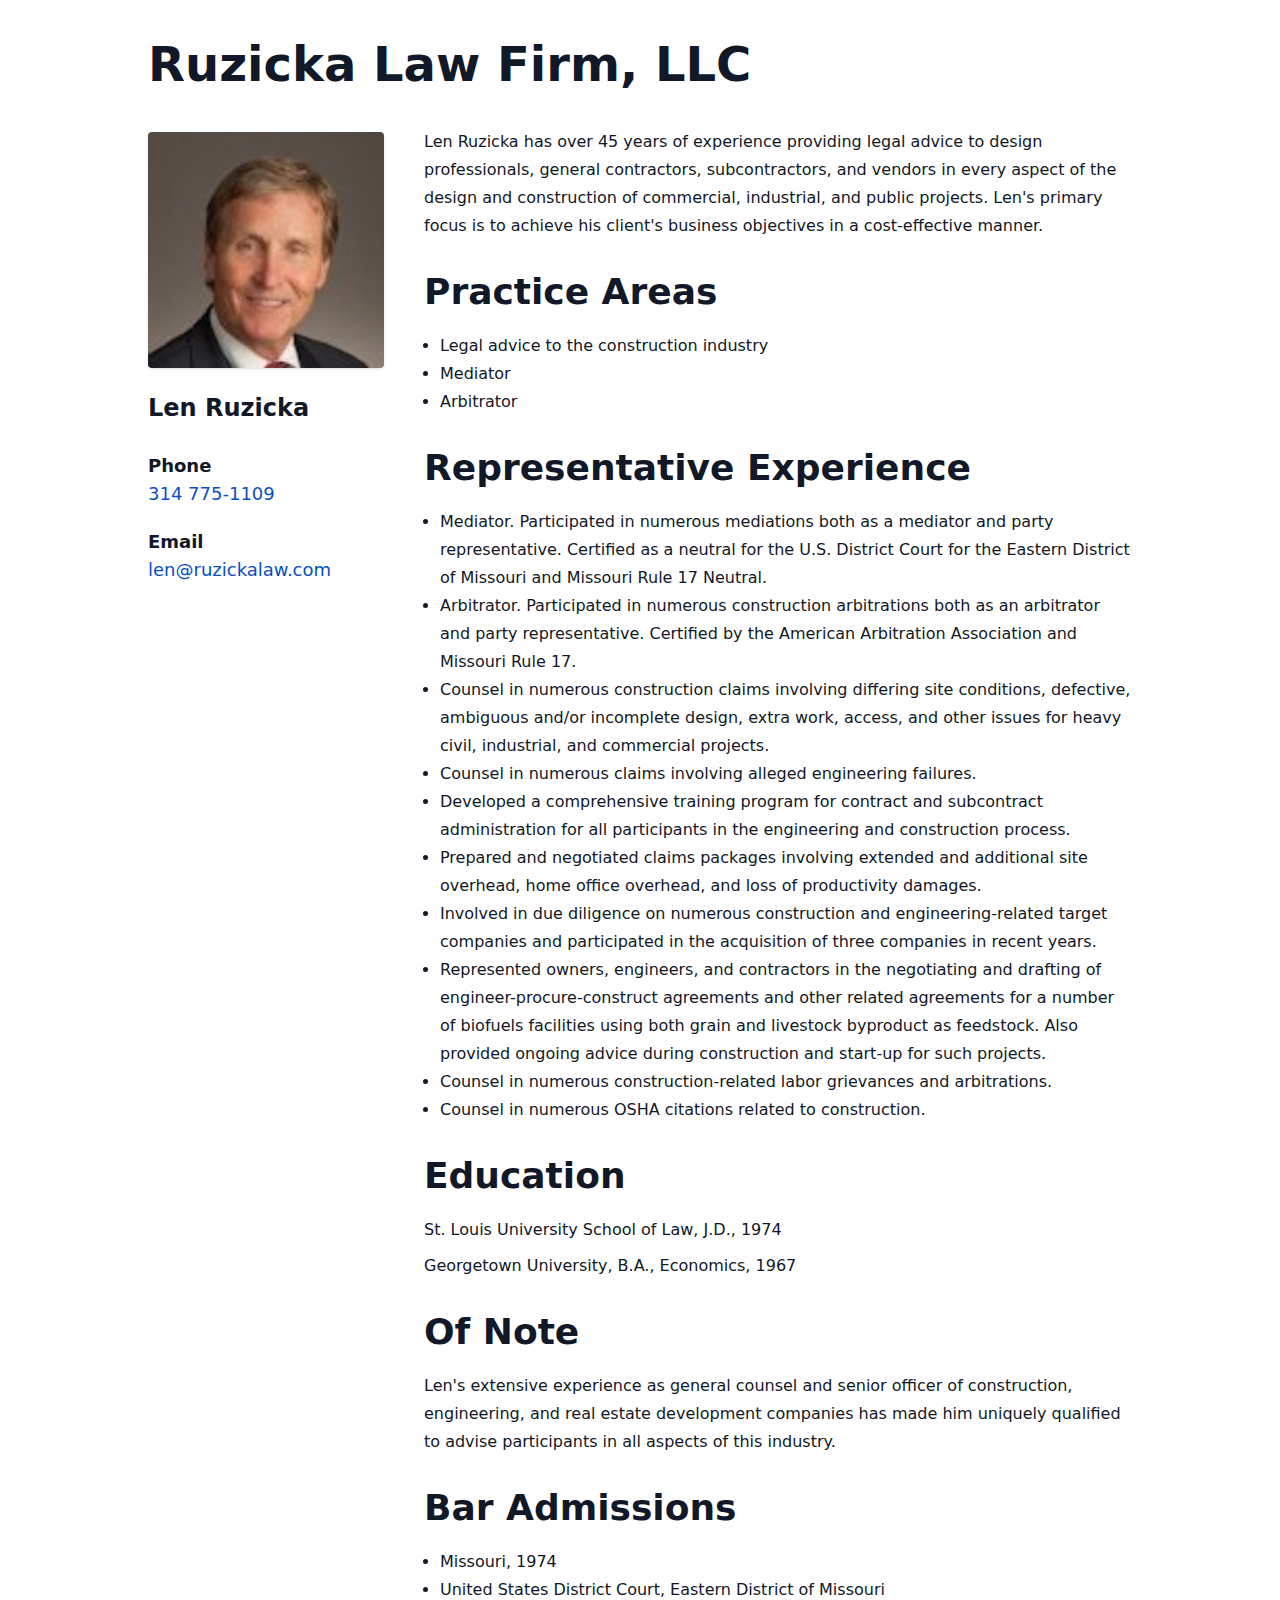
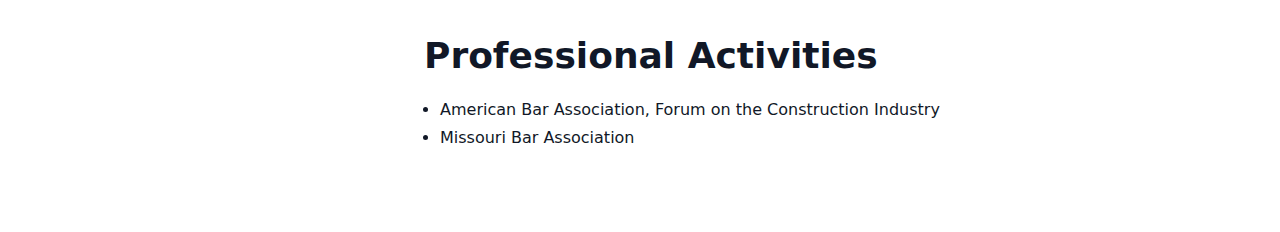
<file: index.html>
<!doctype html>
<html lang="en">
<head>
  <meta charset="utf-8" />
  <meta name="viewport" content="width=device-width, initial-scale=1.0" />
  <title>Ruzicka Law Firm, LLC</title>

  <meta name="description" content="Ruzicka Law Firm, LLC - Providing expert legal advice for over 45 years in the design and construction industry.">
  <meta name="keywords" content="Ruzicka Law Firm, LLC, Len Ruzicka, legal advice, construction industry, mediator, arbitrator, Missouri">
  <meta name="author" content="Ruzicka Law Firm, LLC">

  <meta property="og:title" content="Ruzicka Law Firm, LLC">
  <meta property="og:description" content="Providing expert legal advice for over 45 years in the design and construction industry.">
  <meta property="og:image" content="https://ruzickalaw.com/images/logo.jpeg">
  <meta property="og:url" content="https://ruzickalaw.com">
  <meta property="og:type" content="website">

  <link rel="apple-touch-icon" sizes="180x180" href="apple-touch-icon.png">
  <link rel="icon" type="image/png" sizes="32x32" href="favicon-32x32.png">
  <link rel="icon" type="image/png" sizes="16x16" href="favicon-16x16.png">

  <link rel="stylesheet" href="index.css" />
</head>
<body class="text-gray-900 antialiased font-sans leading-7">
  <main class="container mx-auto mt-10 mb-20 max-w-5xl">
    <h1 class="font-bold text-3xl mb-6 md:text-5xl md:mb-10 mx-5">
      Ruzicka Law Firm, LLC
    </h1>
    <div class="flex flex-col md:flex-row gap-10 mx-5">
      <div class="w-full md:w-1/4 -mb-2">
        <img class="w-full mt-1 rounded shadow" src="images/profile.jpeg" alt="Len Ruzicka">
        <p class="text-2xl font-semibold my-6">Len Ruzicka</p>
        <div class="text-lg pt-1">
          <div>
            <p class="font-semibold">Phone</p>
            <p><a href="tel:+13147751109" class="blue-link">314 775-1109</a></p>
          </div>
          <div class="mt-5">
            <p class="font-semibold">Email</p>
            <p><a href="mailto:len@ruzickalaw.com" class="blue-link">len@ruzickalaw.com</a></p>
          </div>
        </div>
      </div>

      <div class="w-full md:w-3/4">
        <p>Len Ruzicka has over 45 years of experience providing legal advice to design professionals, general contractors, subcontractors, and vendors in every aspect of the design and construction of commercial, industrial, and public projects. Len's primary focus is to achieve his client's business objectives in a cost-effective manner.</p>

        <h2 class="text-2xl md:text-4xl font-semibold mt-8 mb-5">Practice Areas</h2>
        <ul class="list-disc list-outside ml-4">
          <li>Legal advice to the construction industry</li>
          <li>Mediator</li>
          <li>Arbitrator</li>
        </ul>

        <h2 class="text-2xl md:text-4xl font-semibold mt-8 mb-5">Representative Experience</h2>
        <ul class="list-disc list-outside ml-4">
          <li>Mediator. Participated in numerous mediations both as a mediator and party representative. Certified as a neutral for the U.S. District Court for the Eastern District of Missouri and Missouri Rule 17 Neutral.</li>
          <li>Arbitrator. Participated in numerous construction arbitrations both as an arbitrator and party representative. Certified by the American Arbitration Association and Missouri Rule 17.</li>
          <li>Counsel in numerous construction claims involving differing site conditions, defective, ambiguous and/or incomplete design, extra work, access, and other issues for heavy civil, industrial, and commercial projects.</li>
          <li>Counsel in numerous claims involving alleged engineering failures.</li>
          <li>Developed a comprehensive training program for contract and subcontract administration for all participants in the engineering and construction process.</li>
          <li>Prepared and negotiated claims packages involving extended and additional site overhead, home office overhead, and loss of productivity damages.</li>
          <li>Involved in due diligence on numerous construction and engineering-related target companies and participated in the acquisition of three companies in recent years.</li>
          <li>Represented owners, engineers, and contractors in the negotiating and drafting of engineer-procure-construct agreements and other related agreements for a number of biofuels facilities using both grain and livestock byproduct as feedstock. Also provided ongoing advice during construction and start-up for such projects.</li>
          <li>Counsel in numerous construction-related labor grievances and arbitrations.</li>
          <li>Counsel in numerous OSHA citations related to construction.</li>
        </ul>

        <h2 class="text-2xl md:text-4xl font-semibold mt-8 mb-5">Education</h2>
        <div>
          <p class="mb-2">St. Louis University School of Law, J.D., 1974</p>
          <p>Georgetown University, B.A., Economics, 1967</p>
        </div>

        <h2 class="text-2xl md:text-4xl font-semibold mt-8 mb-5">Of Note</h2>
        <p>Len's extensive experience as general counsel and senior officer of construction, engineering, and real estate development companies has made him uniquely qualified to advise participants in all aspects of this industry.</p>

        <h2 class="text-2xl md:text-4xl font-semibold mt-8 mb-5">Bar Admissions</h2>
        <ul class="list-disc list-outside ml-4">
          <li>Missouri, 1974</li>
          <li>United States District Court, Eastern District of Missouri</li>
        </ul>

        <h2 class="text-2xl md:text-4xl font-semibold mt-8 mb-5">Professional Activities</h2>
        <ul class="list-disc list-outside ml-4">
          <li>American Bar Association, Forum on the Construction Industry</li>
          <li>Missouri Bar Association</li>
        </ul>
      </div>
    </div>
  </main>
</body>
</html>
</file>
<file: index.css>
*,
::before,
::after {
  box-sizing: border-box;
  border-width: 0;
  border-style: solid;
  border-color: #e5e7eb;
}
::before,
::after {
  --tw-content: "";
}
html,
:host {
  line-height: 1.5;
  -webkit-text-size-adjust: 100%;
  -moz-tab-size: 4;
  -o-tab-size: 4;
  tab-size: 4;
  font-family:
    ui-sans-serif,
    system-ui,
    -apple-system,
    Segoe UI,
    Roboto,
    Ubuntu,
    Cantarell,
    Noto Sans,
    sans-serif,
    "Apple Color Emoji",
    "Segoe UI Emoji",
    "Segoe UI Symbol",
    "Noto Color Emoji";
  font-feature-settings: normal;
  font-variation-settings: normal;
  -webkit-tap-highlight-color: transparent;
}
body {
  margin: 0;
  line-height: inherit;
}
hr {
  height: 0;
  color: inherit;
  border-top-width: 1px;
}
abbr:where([title]) {
  text-decoration: underline;
  -webkit-text-decoration: underline dotted;
  text-decoration: underline dotted;
}
h1,
h2,
h3,
h4,
h5,
h6 {
  font-size: inherit;
  font-weight: inherit;
}
a {
  color: inherit;
  text-decoration: inherit;
}
b,
strong {
  font-weight: bolder;
}
code,
kbd,
samp,
pre {
  font-family:
    ui-monospace,
    SFMono-Regular,
    Menlo,
    Monaco,
    Consolas,
    "Liberation Mono",
    "Courier New",
    monospace;
  font-feature-settings: normal;
  font-variation-settings: normal;
  font-size: 1em;
}
small {
  font-size: 80%;
}
sub,
sup {
  font-size: 75%;
  line-height: 0;
  position: relative;
  vertical-align: baseline;
}
sub {
  bottom: -0.25em;
}
sup {
  top: -0.5em;
}
table {
  text-indent: 0;
  border-color: inherit;
  border-collapse: collapse;
}
button,
input,
optgroup,
select,
textarea {
  font-family: inherit;
  font-feature-settings: inherit;
  font-variation-settings: inherit;
  font-size: 100%;
  font-weight: inherit;
  line-height: inherit;
  letter-spacing: inherit;
  color: inherit;
  margin: 0;
  padding: 0;
}
button,
select {
  text-transform: none;
}
button,
input:where([type=button]),
input:where([type=reset]),
input:where([type=submit]) {
  -webkit-appearance: button;
  background-color: transparent;
  background-image: none;
}
:-moz-focusring {
  outline: auto;
}
:-moz-ui-invalid {
  box-shadow: none;
}
progress {
  vertical-align: baseline;
}
::-webkit-inner-spin-button,
::-webkit-outer-spin-button {
  height: auto;
}
[type=search] {
  -webkit-appearance: textfield;
  outline-offset: -2px;
}
::-webkit-search-decoration {
  -webkit-appearance: none;
}
::-webkit-file-upload-button {
  -webkit-appearance: button;
  font: inherit;
}
summary {
  display: list-item;
}
blockquote,
dl,
dd,
h1,
h2,
h3,
h4,
h5,
h6,
hr,
figure,
p,
pre {
  margin: 0;
}
fieldset {
  margin: 0;
  padding: 0;
}
legend {
  padding: 0;
}
ol,
ul,
menu {
  list-style: none;
  margin: 0;
  padding: 0;
}
dialog {
  padding: 0;
}
textarea {
  resize: vertical;
}
input::-moz-placeholder,
textarea::-moz-placeholder {
  opacity: 1;
  color: #9ca3af;
}
input::placeholder,
textarea::placeholder {
  opacity: 1;
  color: #9ca3af;
}
button,
[role=button] {
  cursor: pointer;
}
:disabled {
  cursor: default;
}
img,
svg,
video,
canvas,
audio,
iframe,
embed,
object {
  display: block;
  vertical-align: middle;
}
img,
video {
  max-width: 100%;
  height: auto;
}
[hidden] {
  display: none;
}
*,
::before,
::after {
  --tw-border-spacing-x: 0;
  --tw-border-spacing-y: 0;
  --tw-translate-x: 0;
  --tw-translate-y: 0;
  --tw-rotate: 0;
  --tw-skew-x: 0;
  --tw-skew-y: 0;
  --tw-scale-x: 1;
  --tw-scale-y: 1;
  --tw-pan-x: ;
  --tw-pan-y: ;
  --tw-pinch-zoom: ;
  --tw-scroll-snap-strictness: proximity;
  --tw-gradient-from-position: ;
  --tw-gradient-via-position: ;
  --tw-gradient-to-position: ;
  --tw-ordinal: ;
  --tw-slashed-zero: ;
  --tw-numeric-figure: ;
  --tw-numeric-spacing: ;
  --tw-numeric-fraction: ;
  --tw-ring-inset: ;
  --tw-ring-offset-width: 0px;
  --tw-ring-offset-color: #fff;
  --tw-ring-color: rgba(59, 130, 246, 0.5);
  --tw-ring-offset-shadow: 0 0 rgba(0,0,0,0);
  --tw-ring-shadow: 0 0 rgba(0,0,0,0);
  --tw-shadow: 0 0 rgba(0,0,0,0);
  --tw-shadow-colored: 0 0 rgba(0,0,0,0);
  --tw-blur: ;
  --tw-brightness: ;
  --tw-contrast: ;
  --tw-grayscale: ;
  --tw-hue-rotate: ;
  --tw-invert: ;
  --tw-saturate: ;
  --tw-sepia: ;
  --tw-drop-shadow: ;
  --tw-backdrop-blur: ;
  --tw-backdrop-brightness: ;
  --tw-backdrop-contrast: ;
  --tw-backdrop-grayscale: ;
  --tw-backdrop-hue-rotate: ;
  --tw-backdrop-invert: ;
  --tw-backdrop-opacity: ;
  --tw-backdrop-saturate: ;
  --tw-backdrop-sepia: ;
  --tw-contain-size: ;
  --tw-contain-layout: ;
  --tw-contain-paint: ;
  --tw-contain-style: ;
}
::backdrop {
  --tw-border-spacing-x: 0;
  --tw-border-spacing-y: 0;
  --tw-translate-x: 0;
  --tw-translate-y: 0;
  --tw-rotate: 0;
  --tw-skew-x: 0;
  --tw-skew-y: 0;
  --tw-scale-x: 1;
  --tw-scale-y: 1;
  --tw-pan-x: ;
  --tw-pan-y: ;
  --tw-pinch-zoom: ;
  --tw-scroll-snap-strictness: proximity;
  --tw-gradient-from-position: ;
  --tw-gradient-via-position: ;
  --tw-gradient-to-position: ;
  --tw-ordinal: ;
  --tw-slashed-zero: ;
  --tw-numeric-figure: ;
  --tw-numeric-spacing: ;
  --tw-numeric-fraction: ;
  --tw-ring-inset: ;
  --tw-ring-offset-width: 0px;
  --tw-ring-offset-color: #fff;
  --tw-ring-color: rgba(59, 130, 246, 0.5);
  --tw-ring-offset-shadow: 0 0 rgba(0,0,0,0);
  --tw-ring-shadow: 0 0 rgba(0,0,0,0);
  --tw-shadow: 0 0 rgba(0,0,0,0);
  --tw-shadow-colored: 0 0 rgba(0,0,0,0);
  --tw-blur: ;
  --tw-brightness: ;
  --tw-contrast: ;
  --tw-grayscale: ;
  --tw-hue-rotate: ;
  --tw-invert: ;
  --tw-saturate: ;
  --tw-sepia: ;
  --tw-drop-shadow: ;
  --tw-backdrop-blur: ;
  --tw-backdrop-brightness: ;
  --tw-backdrop-contrast: ;
  --tw-backdrop-grayscale: ;
  --tw-backdrop-hue-rotate: ;
  --tw-backdrop-invert: ;
  --tw-backdrop-opacity: ;
  --tw-backdrop-saturate: ;
  --tw-backdrop-sepia: ;
  --tw-contain-size: ;
  --tw-contain-layout: ;
  --tw-contain-paint: ;
  --tw-contain-style: ;
}
.container {
  width: 100%;
}
@media (min-width: 640px) {
  .container {
    max-width: 640px;
  }
}
@media (min-width: 768px) {
  .container {
    max-width: 768px;
  }
}
@media (min-width: 1024px) {
  .container {
    max-width: 1024px;
  }
}
@media (min-width: 1280px) {
  .container {
    max-width: 1280px;
  }
}
@media (min-width: 1536px) {
  .container {
    max-width: 1536px;
  }
}
.mx-5 {
  margin-left: 1.25rem;
  margin-right: 1.25rem;
}
.mx-auto {
  margin-left: auto;
  margin-right: auto;
}
.my-6 {
  margin-top: 1.5rem;
  margin-bottom: 1.5rem;
}
.-mb-2 {
  margin-bottom: -0.5rem;
}
.mb-2 {
  margin-bottom: 0.5rem;
}
.mb-20 {
  margin-bottom: 5rem;
}
.mb-5 {
  margin-bottom: 1.25rem;
}
.mb-6 {
  margin-bottom: 1.5rem;
}
.ml-4 {
  margin-left: 1rem;
}
.mt-1 {
  margin-top: 0.25rem;
}
.mt-10 {
  margin-top: 2.5rem;
}
.mt-5 {
  margin-top: 1.25rem;
}
.mt-8 {
  margin-top: 2rem;
}
.flex {
  display: flex;
}
.w-full {
  width: 100%;
}
.max-w-5xl {
  max-width: 64rem;
}
.list-outside {
  list-style-position: outside;
}
.list-disc {
  list-style-type: disc;
}
.flex-col {
  flex-direction: column;
}
.gap-10 {
  gap: 2.5rem;
}
.rounded {
  border-radius: 0.25rem;
}
.pt-1 {
  padding-top: 0.25rem;
}
.font-sans {
  font-family:
    ui-sans-serif,
    system-ui,
    -apple-system,
    Segoe UI,
    Roboto,
    Ubuntu,
    Cantarell,
    Noto Sans,
    sans-serif,
    "Apple Color Emoji",
    "Segoe UI Emoji",
    "Segoe UI Symbol",
    "Noto Color Emoji";
}
.text-2xl {
  font-size: 1.5rem;
  line-height: 2rem;
}
.text-3xl {
  font-size: 1.875rem;
  line-height: 2.25rem;
}
.text-lg {
  font-size: 1.125rem;
  line-height: 1.75rem;
}
.font-bold {
  font-weight: 700;
}
.font-semibold {
  font-weight: 600;
}
.leading-7 {
  line-height: 1.75rem;
}
.blue-link {
  --tw-text-opacity: 1;
  color: rgba(9, 79, 195, 1);
  color: rgba(9, 79, 195, var(--tw-text-opacity));
}
.text-gray-900 {
  --tw-text-opacity: 1;
  color: rgba(17, 24, 39, 1);
  color: rgba(17, 24, 39, var(--tw-text-opacity));
}
.antialiased {
  -webkit-font-smoothing: antialiased;
  -moz-osx-font-smoothing: grayscale;
}
.shadow {
  --tw-shadow: 0 1px 3px 0 rgba(0, 0, 0, 0.1), 0 1px 2px -1px rgba(0, 0, 0, 0.1);
  --tw-shadow-colored: 0 1px 3px 0 var(--tw-shadow-color), 0 1px 2px -1px var(--tw-shadow-color);
  box-shadow:
    0 0 rgba(0, 0, 0, 0),
    0 0 rgba(0, 0, 0, 0),
    0 1px 3px 0 rgba(0, 0, 0, 0.1),
    0 1px 2px -1px rgba(0, 0, 0, 0.1);
  box-shadow:
    var(--tw-ring-offset-shadow, 0 0 rgba(0,0,0,0)),
    var(--tw-ring-shadow, 0 0 rgba(0,0,0,0)),
    var(--tw-shadow);
}
@media (min-width: 768px) {
  .md\:mb-10 {
    margin-bottom: 2.5rem;
  }
  .md\:w-1\/4 {
    width: 25%;
  }
  .md\:w-3\/4 {
    width: 75%;
  }
  .md\:flex-row {
    flex-direction: row;
  }
  .md\:text-4xl {
    font-size: 2.25rem;
    line-height: 2.5rem;
  }
  .md\:text-5xl {
    font-size: 3rem;
    line-height: 1;
  }
}

/* frontend/styles/syntax-highlighting.css */
pre.highlight {
  padding: 16px;
  background-color: #F6F8FA;
}
.highlight .hll {
  background-color: #ffffcc;
}
.highlight .c {
  color: #999988;
  font-style: italic;
}
.highlight .err {
  color: #a61717;
  background-color: #e3d2d2;
}
.highlight .k {
  color: #000000;
  font-weight: bold;
}
.highlight .o {
  color: #000000;
  font-weight: bold;
}
.highlight .cm {
  color: #999988;
  font-style: italic;
}
.highlight .cp {
  color: #999999;
  font-weight: bold;
  font-style: italic;
}
.highlight .c1 {
  color: #999988;
  font-style: italic;
}
.highlight .cs {
  color: #999999;
  font-weight: bold;
  font-style: italic;
}
.highlight .gd {
  color: #000000;
  background-color: #ffdddd;
}
.highlight .ge {
  color: #000000;
  font-style: italic;
}
.highlight .gr {
  color: #aa0000;
}
.highlight .gh {
  color: #999999;
}
.highlight .gi {
  color: #000000;
  background-color: #ddffdd;
}
.highlight .go {
  color: #888888;
}
.highlight .gp {
  color: #555555;
}
.highlight .gs {
  font-weight: bold;
}
.highlight .gu {
  color: #aaaaaa;
}
.highlight .gt {
  color: #aa0000;
}
.highlight .kc {
  color: #000000;
  font-weight: bold;
}
.highlight .kd {
  color: #000000;
  font-weight: bold;
}
.highlight .kn {
  color: #000000;
  font-weight: bold;
}
.highlight .kp {
  color: #000000;
  font-weight: bold;
}
.highlight .kr {
  color: #000000;
  font-weight: bold;
}
.highlight .kt {
  color: #445588;
  font-weight: bold;
}
.highlight .m {
  color: #009999;
}
.highlight .s {
  color: #d01040;
}
.highlight .na {
  color: #008080;
}
.highlight .nb {
  color: #0086B3;
}
.highlight .nc {
  color: #445588;
  font-weight: bold;
}
.highlight .no {
  color: #008080;
}
.highlight .nd {
  color: #3c5d5d;
  font-weight: bold;
}
.highlight .ni {
  color: #800080;
}
.highlight .ne {
  color: #990000;
  font-weight: bold;
}
.highlight .nf {
  color: #990000;
  font-weight: bold;
}
.highlight .nl {
  color: #990000;
  font-weight: bold;
}
.highlight .nn {
  color: #555555;
}
.highlight .nt {
  color: #000080;
}
.highlight .nv {
  color: #008080;
}
.highlight .ow {
  color: #000000;
  font-weight: bold;
}
.highlight .w {
  color: #bbbbbb;
}
.highlight .mf {
  color: #009999;
}
.highlight .mh {
  color: #009999;
}
.highlight .mi {
  color: #009999;
}
.highlight .mo {
  color: #009999;
}
.highlight .sb {
  color: #d01040;
}
.highlight .sc {
  color: #d01040;
}
.highlight .sd {
  color: #d01040;
}
.highlight .s2 {
  color: #d01040;
}
.highlight .se {
  color: #d01040;
}
.highlight .sh {
  color: #d01040;
}
.highlight .si {
  color: #d01040;
}
.highlight .sx {
  color: #d01040;
}
.highlight .sr {
  color: #009926;
}
.highlight .s1 {
  color: #d01040;
}
.highlight .ss {
  color: #990073;
}
.highlight .bp {
  color: #999999;
}
.highlight .vc {
  color: #008080;
}
.highlight .vg {
  color: #008080;
}
.highlight .vi {
  color: #008080;
}
.highlight .il {
  color: #009999;
}
</file>
